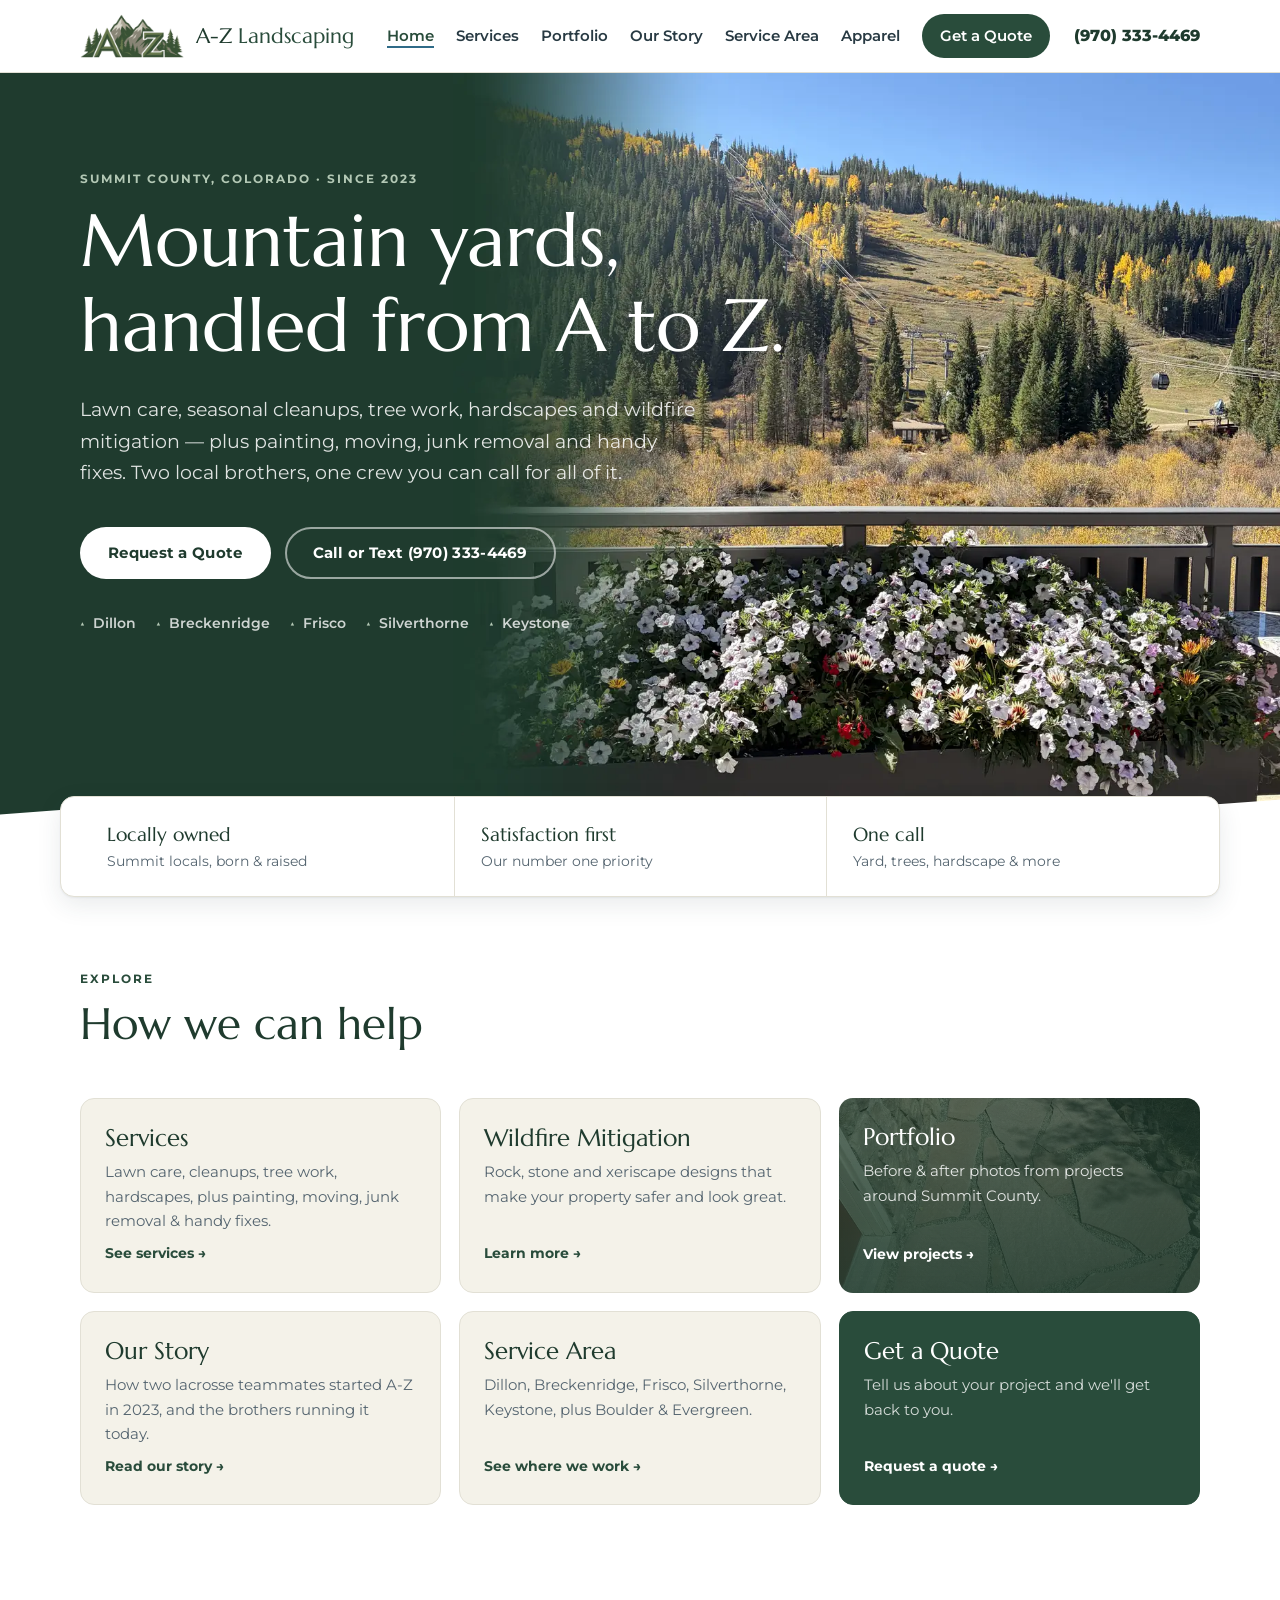
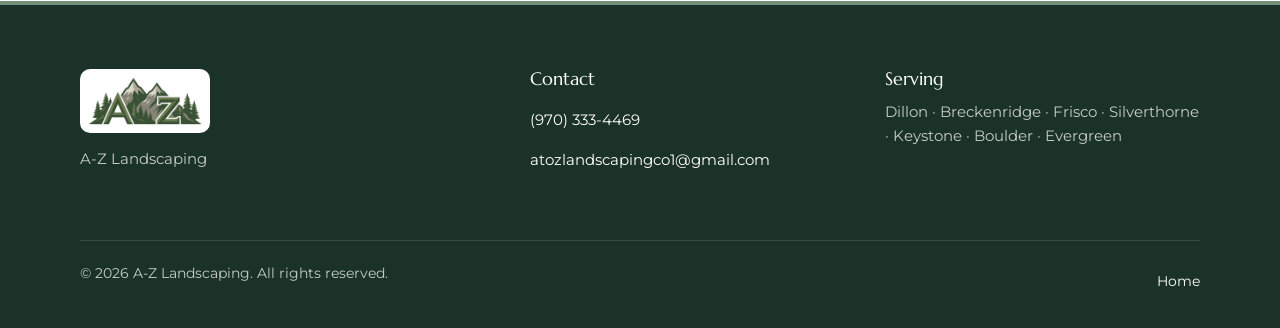
<file: public/index.html>
<!doctype html>
<html lang="en">
<head>
  <meta charset="utf-8">
  <meta name="viewport" content="width=device-width, initial-scale=1">
  <title>A-Z Landscaping | Summit County, CO Landscaping, Tree Work &amp; Wildfire Mitigation</title>
  <meta name="description" content="A-Z Landscaping is a locally owned landscaping company serving Dillon, Breckenridge, Frisco, Silverthorne and Keystone. Lawn care, cleanups, tree work, xeriscaping, flagstone patios, wildfire mitigation and more. Call (970) 333-4469.">
  <meta name="theme-color" content="#1f3b2e">
  <link rel="icon" type="image/png" href="assets/favicon.png">
  <link rel="apple-touch-icon" href="assets/apple-touch-icon.png">

  <meta property="og:title" content="A-Z Landscaping | Summit County, Colorado">
  <meta property="og:description" content="Lawn care, cleanups, tree work, hardscapes and wildfire mitigation from a local Summit County crew. Call (970) 333-4469.">
  <meta property="og:image" content="assets/logo-full.png">
  <meta property="og:type" content="website">

  <link rel="preconnect" href="https://fonts.googleapis.com">
  <link rel="preconnect" href="https://fonts.gstatic.com" crossorigin>
  <link href="https://fonts.googleapis.com/css2?family=Marcellus&family=Montserrat:wght@400;500;600;700;800&display=swap" rel="stylesheet">
  <link rel="stylesheet" href="styles.css?v=20261118c">

  <script type="application/ld+json">
  {
    "@context": "https://schema.org",
    "@type": "LandscapingBusiness",
    "name": "A-Z Landscaping",
    "telephone": "+1-970-333-4469",
    "email": "atozlandscapingco1@gmail.com",
    "foundingDate": "2023-05",
    "founder": [{"@type": "Person", "name": "Aidan Collins"}, {"@type": "Person", "name": "Zach Carleton"}],
    "address": {"@type": "PostalAddress", "addressLocality": "Dillon", "addressRegion": "CO", "addressCountry": "US"},
    "areaServed": ["Dillon, CO", "Breckenridge, CO", "Frisco, CO", "Silverthorne, CO", "Keystone, CO", "Summit County, CO", "Boulder, CO", "Evergreen, CO"],
    "logo": "assets/logo-full.png"
  }
  </script>
</head>
<body>
  <a class="skip" href="#main">Skip to content</a>

  <header class="site-header" id="top">
    <div class="wrap header-inner">
      <a class="brand" href="#home" aria-label="A-Z Landscaping home">
        <img src="assets/logo-mark.png" alt="" width="104" height="43">
        <span class="brand-text">A-Z <span>Landscaping</span></span>
      </a>
      <nav class="nav" id="nav" aria-label="Main">
        <a href="#home" data-tab="home">Home</a>
        <a href="#services" data-tab="services">Services</a>
        <a href="#work" data-tab="work">Portfolio</a>
        <a href="#about" data-tab="about">Our Story</a>
        <a href="#area" data-tab="area">Service Area</a>
        <a href="#apparel" data-tab="apparel">Apparel</a>
        <a href="#contact" class="nav-cta">Get a Quote</a>
      </nav>
      <a class="header-phone" href="tel:+19703334469">(970) 333-4469</a>
      <button class="menu-btn" aria-expanded="false" aria-controls="nav" aria-label="Open menu">
        <span></span><span></span><span></span>
      </button>
    </div>
    <nav class="tabs" aria-label="Page sections">
      <div class="tabs-track">
        <a href="#home" data-tab="home">Home</a>
        <a href="#services" data-tab="services">Services</a>
        <a href="#work" data-tab="work">Portfolio</a>
        <a href="#about" data-tab="about">Our Story</a>
        <a href="#area" data-tab="area">Service Area</a>
        <a href="#apparel" data-tab="apparel">Apparel</a>
        <a href="#contact" data-tab="contact">Contact</a>
      </div>
    </nav>
  </header>

  <main id="main">
    <!-- HERO -->
    <section class="hero" data-view="home">
      <div class="wrap hero-inner">
        <p class="eyebrow">Summit County, Colorado · Since 2023</p>
        <h1>Mountain yards,<br>handled from A&nbsp;to&nbsp;Z.</h1>
        <p class="lead">Lawn care, seasonal cleanups, tree work, hardscapes and wildfire mitigation — plus painting, moving, junk removal and handy fixes. Two local brothers, one crew you can call for all of it.</p>
        <div class="hero-actions">
          <a class="btn btn-light" href="#contact">Request a Quote</a>
          <a class="btn btn-ghost" href="tel:+19703334469">Call or Text (970) 333-4469</a>
        </div>
        <ul class="hero-towns" aria-label="Towns we serve">
          <li>Dillon</li><li>Breckenridge</li><li>Frisco</li><li>Silverthorne</li><li>Keystone</li>
        </ul>
      </div>
      <svg class="ridge" viewBox="0 0 1440 320" preserveAspectRatio="none" aria-hidden="true">
        <path class="r1" d="M0 190 L120 120 L210 165 L330 70 L430 150 L520 105 L640 175 L760 60 L880 150 L990 95 L1110 170 L1230 85 L1340 140 L1440 110 V320 H0Z"/>
        <path class="r2" d="M0 240 L90 205 L170 230 L260 180 L360 225 L470 190 L560 235 L690 175 L800 230 L910 195 L1030 240 L1150 185 L1260 225 L1360 195 L1440 215 V320 H0Z"/>
        <g class="trees">
          <path d="M60 300 l22-70 22 70z M96 300 l16-52 16 52z M1300 300 l22-74 22 74z M1338 300 l15-50 15 50z M1376 300 l18-60 18 60z M180 300 l14-44 14 44z"/>
        </g>
        <path class="r3" d="M0 290 Q360 255 720 280 T1440 270 V320 H0Z"/>
      </svg>
    </section>

    <!-- QUICK STRIP -->
    <section class="strip" data-view="home">
      <div class="wrap strip-inner">
        <div><strong>Locally owned</strong><span>Summit locals, born &amp; raised</span></div>
        <div><strong>Satisfaction first</strong><span>Our number one priority</span></div>
        <div><strong>One call</strong><span>Yard, trees, hardscape &amp; more</span></div>
      </div>
    </section>

    <!-- HOME: quick links to each page -->
    <section class="section home-links" data-view="home">
      <div class="wrap">
        <div class="section-head">
          <p class="eyebrow">Explore</p>
          <h2>How we can help</h2>
        </div>
        <div class="tiles">
          <a class="tile" href="#services">
            <span class="tile-title">Services</span>
            <span class="tile-sub">Lawn care, cleanups, tree work, hardscapes, plus painting, moving, junk removal &amp; handy fixes.</span>
            <span class="tile-go">See services →</span>
          </a>
          <a class="tile" href="#wildfire">
            <span class="tile-title">Wildfire Mitigation</span>
            <span class="tile-sub">Rock, stone and xeriscape designs that make your property safer and look great.</span>
            <span class="tile-go">Learn more →</span>
          </a>
          <a class="tile tile-photo" href="#work" style="--img: url('assets/work/08-stone-wall-walk-after.webp')">
            <span class="tile-title">Portfolio</span>
            <span class="tile-sub">Before &amp; after photos from projects around Summit County.</span>
            <span class="tile-go">View projects →</span>
          </a>
          <a class="tile" href="#about">
            <span class="tile-title">Our Story</span>
            <span class="tile-sub">How two lacrosse teammates started A-Z in 2023, and the brothers running it today.</span>
            <span class="tile-go">Read our story →</span>
          </a>
          <a class="tile" href="#area">
            <span class="tile-title">Service Area</span>
            <span class="tile-sub">Dillon, Breckenridge, Frisco, Silverthorne, Keystone, plus Boulder &amp; Evergreen.</span>
            <span class="tile-go">See where we work →</span>
          </a>
          <a class="tile tile-cta" href="#contact">
            <span class="tile-title">Get a Quote</span>
            <span class="tile-sub">Tell us about your project and we'll get back to you.</span>
            <span class="tile-go">Request a quote →</span>
          </a>
        </div>
      </div>
    </section>

    <!-- SERVICES -->
    <section data-view="services" class="section" id="services">
      <div class="wrap">
        <div class="section-head">
          <p class="eyebrow">What we do</p>
          <h1 class="page-title">Services</h1>
          <p>From weekly mowing to full patio builds, we keep mountain properties clean, healthy and ready for every season, including <a href="#wildfire">wildfire mitigation</a>.</p>
        </div>

        <div class="cards">
          <article class="card">
            <div class="icon" aria-hidden="true">
              <svg viewBox="0 0 48 48"><path d="M6 38h36M10 38c2-8 4-12 4-20M18 38c1-6 2-10 1-16M26 38c0-6 1-11 3-16M34 38c0-5 2-9 5-13"/></svg>
            </div>
            <h2 class="card-title">Lawn Care</h2>
            <ul>
              <li>Mowing &amp; weed whacking</li>
              <li>Aeration</li>
              <li>Grass seed &amp; overseeding</li>
              <li>Fertilizing</li>
            </ul>
          </article>

          <article class="card">
            <div class="icon" aria-hidden="true">
              <svg viewBox="0 0 48 48"><path d="M24 6c8 6 12 13 12 20a12 12 0 0 1-24 0c0-7 4-14 12-20zM24 14v28M24 26l-6-5M24 32l6-5"/></svg>
            </div>
            <h2 class="card-title">Spring &amp; Fall Cleanups</h2>
            <ul>
              <li>Raking leaves &amp; debris</li>
              <li>Bed cleanup</li>
              <li>Pruning shrubs &amp; plants</li>
              <li>Haul-away of yard waste</li>
            </ul>
          </article>

          <article class="card">
            <div class="icon" aria-hidden="true">
              <svg viewBox="0 0 48 48"><path d="M24 4l10 14h-5l8 11h-6l7 9H10l7-9h-6l8-11h-5zM24 38v6"/></svg>
            </div>
            <h2 class="card-title">Arborist &amp; Tree Work</h2>
            <ul>
              <li>Tree felling &amp; removal</li>
              <li>Bucking downed trees</li>
              <li>Limbing &amp; cleanup</li>
              <li>Slash &amp; debris removal</li>
            </ul>
          </article>

          <article class="card">
            <div class="icon" aria-hidden="true">
              <svg viewBox="0 0 48 48"><path d="M6 40h36M8 40l4-8h10l-3 8M24 40l3-8h12l3 8M14 32l3-7h14l3 7M19 25l2-6h8l2 6"/></svg>
            </div>
            <h2 class="card-title">Hardscapes &amp; Design</h2>
            <ul>
              <li>Flagstone patios</li>
              <li>Flagstone stairs &amp; paths</li>
              <li>Landscape rock projects</li>
              <li>Xeriscape design</li>
            </ul>
          </article>
        </div>

        <div class="beyond">
          <div class="beyond-copy">
            <p class="eyebrow">Beyond the yard</p>
            <h2 class="beyond-title">The same crew for the jobs around the house.</h2>
            <p>Already working with us outside? We can take care of these too, so you're not tracking down another contractor.</p>
          </div>
          <ul class="beyond-list">
            <li><strong>Painting</strong><span>Fences, decks, trim &amp; more</span></li>
            <li><strong>Moving help</strong><span>Loading, unloading &amp; hauling</span></li>
            <li><strong>Junk removal</strong><span>Garages, sheds &amp; yards cleared out</span></li>
            <li><strong>Handy services</strong><span>Minor fixes &amp; repairs</span></li>
          </ul>
        </div>
      </div>
    </section>

    <!-- WILDFIRE -->
    <section data-view="services" class="section wildfire" id="wildfire">
      <div class="wrap wildfire-inner">
        <div class="wildfire-copy">
          <p class="eyebrow">Our specialty</p>
          <h2>Wildfire mitigation that looks good, too.</h2>
          <p>In the high country, your landscape can either feed a fire or slow it down. We've completed significant hardscape projects built around reducing wildfire risk — swapping out fuel-heavy plantings and mulch for rock, stone and water-wise design that holds up to mountain weather and looks great doing it.</p>
          <a class="btn btn-light" href="#contact">Talk to us about your property</a>
          <a class="resource-link" href="https://www.summitcountyco.gov/services/community_development/csu_extension/forest_health/defensible_space.php" target="_blank" rel="noopener">
            <span class="resource-label">Free resource · Protect Your Property &amp; Free Mitigation Assessment</span>
            <strong>Summit County Defensible Space Guide</strong>
            <span class="resource-sub">How to protect your property, from the county's official site ↗</span>
          </a>
        </div>
        <ol class="zones">
          <li>
            <span class="zone-num">01</span>
            <div>
              <h3>Clear the area next to your home</h3>
              <p>Replace bark mulch and dense plantings near the house with landscape rock, gravel and flagstone.</p>
            </div>
          </li>
          <li>
            <span class="zone-num">02</span>
            <div>
              <h3>Thin and limb trees</h3>
              <p>Remove dead or crowded trees and limb up branches to break the path a fire can climb.</p>
            </div>
          </li>
          <li>
            <span class="zone-num">03</span>
            <div>
              <h3>Go xeriscape</h3>
              <p>Low-water, fire-wise plantings and rock gardens that cut maintenance and watering.</p>
            </div>
          </li>
          <li>
            <span class="zone-num">04</span>
            <div>
              <h3>Haul it all away</h3>
              <p>Slash, logs, needles and debris cleaned up and removed so nothing is left behind.</p>
            </div>
          </li>
        </ol>
      </div>
    </section>

    <!-- PORTFOLIO — projects are listed in main.js (PROJECTS) -->
    <section data-view="work" class="section work" id="work">
      <div class="wrap">
        <div class="section-head">
          <p class="eyebrow">Portfolio</p>
          <h1 class="page-title">Before &amp; after</h1>
          <p>Real projects from around Summit County, designed and built by our crew. Drag the slider on any photo to see the before and after.</p>
        </div>

        <div class="work-feature">
          <div class="feature-video">
            <video id="crew-video" muted loop playsinline preload="none" poster="assets/work/crew-at-work-poster.webp" aria-label="A-Z Landscaping crew at work: flagstone patios, retaining walls and yard projects">
              <source src="assets/work/crew-at-work.mp4" type="video/mp4">
            </video>
            <div class="video-controls">
              <button type="button" class="vbtn" data-action="play" aria-label="Pause video">
                <svg class="i-pause" viewBox="0 0 24 24" aria-hidden="true"><path d="M7 5h3v14H7zM14 5h3v14h-3z"/></svg>
                <svg class="i-play" viewBox="0 0 24 24" aria-hidden="true"><path d="M8 5l11 7-11 7z"/></svg>
              </button>
              <button type="button" class="vbtn vbtn-sound" data-action="sound" aria-label="Turn sound on">
                <svg class="i-muted" viewBox="0 0 24 24" aria-hidden="true"><path d="M4 9h4l5-4v14l-5-4H4zM16 9l5 6M21 9l-5 6"/></svg>
                <svg class="i-sound" viewBox="0 0 24 24" aria-hidden="true"><path d="M4 9h4l5-4v14l-5-4H4zM16.5 8.5a5 5 0 0 1 0 7M19 6a8.5 8.5 0 0 1 0 12"/></svg>
                <span class="vbtn-label">Sound on</span>
              </button>
            </div>
          </div>
          <div class="feature-copy">
            <span class="feature-tag">Featured Project</span>
            <h2 class="feature-title">See the crew at work</h2>
            <p>From torn-up ground to finished flagstone patios, retaining walls and clean yards: a quick look at recent projects around Summit County.</p>
            <a class="btn btn-light" href="#contact">Start your project</a>
          </div>
        </div>

        <div class="work-grid" id="work-grid"></div>

        <div class="work-cta">
          <p>Have a project like these?</p>
          <a class="btn btn-primary" href="#contact">Request a Quote</a>
        </div>
      </div>
    </section>

    <!-- ABOUT -->
    <section data-view="about" class="section about" id="about">
      <div class="wrap about-inner">
        <div class="about-logo">
          <img src="assets/logo-full.png" alt="A-Z Landscaping logo" width="450" height="246" loading="lazy">
        </div>
        <div>
          <p class="eyebrow">Our story</p>
          <h1 class="page-title">From the lacrosse field to your backyard.</h1>
          <p>A-Z Landscaping was founded by two lifelong friends, <strong>Aidan Collins and Zach Carleton</strong>. The name comes from more than just their first initials. It dates back to 5th grade lacrosse, when teammates dubbed the pair &ldquo;the A-Z Show.&rdquo; The determination and work ethic they built on the field started at a young age and has carried into everything since.</p>
          <p>In the summer of 2023, fresh out of their freshman year of college, Aidan and Zach turned that drive into a landscaping company of their own. Today, Zach is studying at Colorado State University, while Aidan runs A-Z in Summit County alongside his brother, <strong>Brendan Collins</strong>.</p>
          <p>Working side by side has only made Aidan and Brendan's brotherly bond stronger, and A-Z continues to grow on the same determination and hard work it started with. Along the way, the business has been fortunate to have countless helping hands.</p>
          <p>When you hire A-Z, customer satisfaction is our number one priority. From the first call to the final cleanup, we treat every property like our own.</p>
          <p class="about-contact">To discuss your project with the gentlemen of A-Z, call or text <a href="tel:+19703334469">(970) 333-4469</a> or <a href="#contact">request a quote</a>.</p>
        </div>
      </div>
    </section>

    <!-- SERVICE AREA -->
    <section data-view="area" class="section area" id="area">
      <div class="wrap">
        <div class="section-head">
          <p class="eyebrow">Where we work</p>
          <h1 class="page-title">Service Area</h1>
          <p>We're based in Summit County and work across the whole county. We also take on select projects on the Front Range.</p>
        </div>
        <div class="area-grid">
          <div class="area-card primary">
            <h2 class="area-card-title">Summit County</h2>
            <ul>
              <li>Dillon</li>
              <li>Breckenridge</li>
              <li>Frisco</li>
              <li>Silverthorne</li>
              <li>Keystone</li>
            </ul>
          </div>
          <div class="area-card">
            <h2 class="area-card-title">Front Range</h2>
            <ul>
              <li>Boulder</li>
              <li>Evergreen</li>
            </ul>
            <p class="small">Select projects — call to check availability.</p>
          </div>
        </div>
      </div>
    </section>

    <!-- APPAREL -->
    <section data-view="apparel" class="section apparel" id="apparel">
      <div class="wrap">
        <div class="section-head">
          <p class="eyebrow">Apparel</p>
          <h1 class="page-title">A-Z Gear</h1>
          <p>Rep the crew. Our custom logo tees are available to order. Send us your size and we'll text you to confirm payment and delivery.</p>
        </div>

        <div class="apparel-inner">
          <div class="product">
            <div class="product-photos">
              <figure>
                <img src="assets/apparel/tee-back.webp" alt="Back of the A-Z Landscaping tee: full-color art of the A-Z mountain, a winding creek and skeleton landscapers, with LANDSCAPING, Summit County, CO" width="720" height="1070" loading="lazy">
                <figcaption>Back</figcaption>
              </figure>
              <figure>
                <img src="assets/apparel/tee-front.webp" alt="Front pocket of the A-Z Landscaping tee: a dancing bear in an A-Z bandana pushing a lawn mower and carrying a pickaxe" width="720" height="1070" loading="lazy">
                <figcaption>Front pocket</figcaption>
              </figure>
            </div>
            <div class="product-info">
              <h2 class="product-title">A-Z Landscaping Pocket Tee</h2>
              <p class="product-sub">Cream pocket tee with our dancing bear on the front pocket and full-color A-Z mountain art across the back. Pricing coming soon.</p>
              <ul class="product-sizes" aria-label="Available sizes">
                <li>S</li><li>M</li><li>L</li><li>XL</li>
              </ul>
            </div>
          </div>

          <form class="quote-form apparel-form" id="apparel-form" action="https://formsubmit.co/atozlandscapingco1@gmail.com" method="POST">
            <input type="hidden" name="_subject" value="New apparel order from the A-Z Landscaping website">
            <input type="hidden" name="_template" value="table">
            <input type="hidden" name="_next" value="">
            <input type="text" name="_honey" class="hp" tabindex="-1" autocomplete="off" aria-hidden="true">
            <h2 class="form-title">Order a shirt</h2>
            <div class="row">
              <label>Name<input type="text" name="name" required autocomplete="name"></label>
              <label>Phone<input type="tel" name="phone" required autocomplete="tel"></label>
            </div>
            <label>Email<input type="email" name="email" autocomplete="email"></label>
            <div class="row">
              <label>Size
                <select name="size" required>
                  <option value="">Choose one</option>
                  <option>S</option><option>M</option><option>L</option><option>XL</option>
                </select>
              </label>
              <label>Quantity
                <select name="quantity" required>
                  <option>1</option><option>2</option><option>3</option><option>4</option><option>5</option><option>6+</option>
                </select>
              </label>
            </div>
            <label>Anything else?<textarea name="message" rows="3" placeholder="Mixed sizes, color preference, pickup or delivery…"></textarea></label>
            <button class="btn btn-primary btn-block" type="submit">Send Order Request</button>
            <p class="small form-note">No payment now. We'll text you to confirm the total and how to pay.</p>
          </form>
        </div>
      </div>
    </section>

    <!-- CONTACT -->
    <section data-view="contact" class="section contact" id="contact">
      <div class="wrap contact-inner">
        <div class="contact-copy">
          <p class="eyebrow">Get in touch</p>
          <h1 class="page-title">Request a quote</h1>
          <p>Tell us a little about the job and we'll get back to you. Prefer to talk? Call or text anytime.</p>
          <a class="contact-line" href="tel:+19703334469">
            <svg viewBox="0 0 24 24" aria-hidden="true"><path d="M5 3h4l2 5-2.5 1.5a11 11 0 0 0 6 6L16 13l5 2v4a2 2 0 0 1-2 2A16 16 0 0 1 3 5a2 2 0 0 1 2-2"/></svg>
            (970) 333-4469
          </a>
          <a class="contact-line" href="mailto:atozlandscapingco1@gmail.com">
            <svg viewBox="0 0 24 24" aria-hidden="true"><path d="M3 6h18v12H3zM3 6l9 7 9-7"/></svg>
            atozlandscapingco1@gmail.com
          </a>
        </div>

        <form class="quote-form" id="quote-form" action="https://formsubmit.co/atozlandscapingco1@gmail.com" method="POST">
          <input type="hidden" name="_subject" value="New quote request from the A-Z Landscaping website">
          <input type="hidden" name="_template" value="table">
          <input type="hidden" name="_next" value="">
          <input type="hidden" name="Services requested" value="">
          <input type="text" name="_honey" class="hp" tabindex="-1" autocomplete="off" aria-hidden="true">

          <div class="row">
            <label>Name<input type="text" name="name" required autocomplete="name"></label>
            <label>Phone<input type="tel" name="phone" required autocomplete="tel"></label>
          </div>
          <div class="row">
            <label>Email<input type="email" name="email" autocomplete="email"></label>
            <label>Town
              <select name="town" required>
                <option value="">Choose one</option>
                <option>Dillon</option>
                <option>Breckenridge</option>
                <option>Frisco</option>
                <option>Silverthorne</option>
                <option>Keystone</option>
                <option>Elsewhere in Summit County</option>
                <option>Boulder</option>
                <option>Evergreen</option>
                <option>Other</option>
              </select>
            </label>
          </div>

          <fieldset>
            <legend>What do you need? <span>(pick any)</span></legend>
            <div class="checks">
              <label><input type="checkbox" name="services" value="Lawn care"> Lawn care</label>
              <label><input type="checkbox" name="services" value="Spring/fall cleanup"> Spring / fall cleanup</label>
              <label><input type="checkbox" name="services" value="Tree work"> Tree work</label>
              <label><input type="checkbox" name="services" value="Wildfire mitigation"> Wildfire mitigation</label>
              <label><input type="checkbox" name="services" value="Hardscape / patio / rock"> Hardscape / patio / rock</label>
              <label><input type="checkbox" name="services" value="Xeriscaping"> Xeriscaping</label>
              <label><input type="checkbox" name="services" value="Painting"> Painting</label>
              <label><input type="checkbox" name="services" value="Moving / junk removal"> Moving / junk removal</label>
              <label><input type="checkbox" name="services" value="Handy services"> Handy services</label>
            </div>
          </fieldset>

          <label>Tell us about the job<textarea name="message" rows="4" placeholder="Property size, what you'd like done, timing…"></textarea></label>

          <button class="btn btn-primary btn-block" type="submit">Send Request</button>
          <p class="small form-note">We'll only use your info to reply about your project.</p>
        </form>
      </div>
    </section>
  </main>

  <footer class="site-footer">
    <div class="wrap footer-inner">
      <div class="footer-brand">
        <img src="assets/logo-mark.png" alt="" width="130" height="54" loading="lazy">
        <p>A-Z Landscaping</p>
      </div>
      <div>
        <h2 class="footer-title">Contact</h2>
        <p><a href="tel:+19703334469">(970) 333-4469</a><br><a href="mailto:atozlandscapingco1@gmail.com">atozlandscapingco1@gmail.com</a></p>
      </div>
      <div>
        <h2 class="footer-title">Serving</h2>
        <p>Dillon · Breckenridge · Frisco · Silverthorne · Keystone · Boulder · Evergreen</p>
      </div>
    </div>
    <div class="wrap footer-bottom">
      <span>© <span id="year">2026</span> A-Z Landscaping. All rights reserved.</span>
      <a href="#home">Home</a>
    </div>
  </footer>

  <aside aria-label="Quick contact">
    <a class="mobile-call" href="tel:+19703334469">Call or Text (970) 333-4469</a>
  </aside>

  <script src="main.js?v=20261118c"></script>
</body>
</html>
</file>
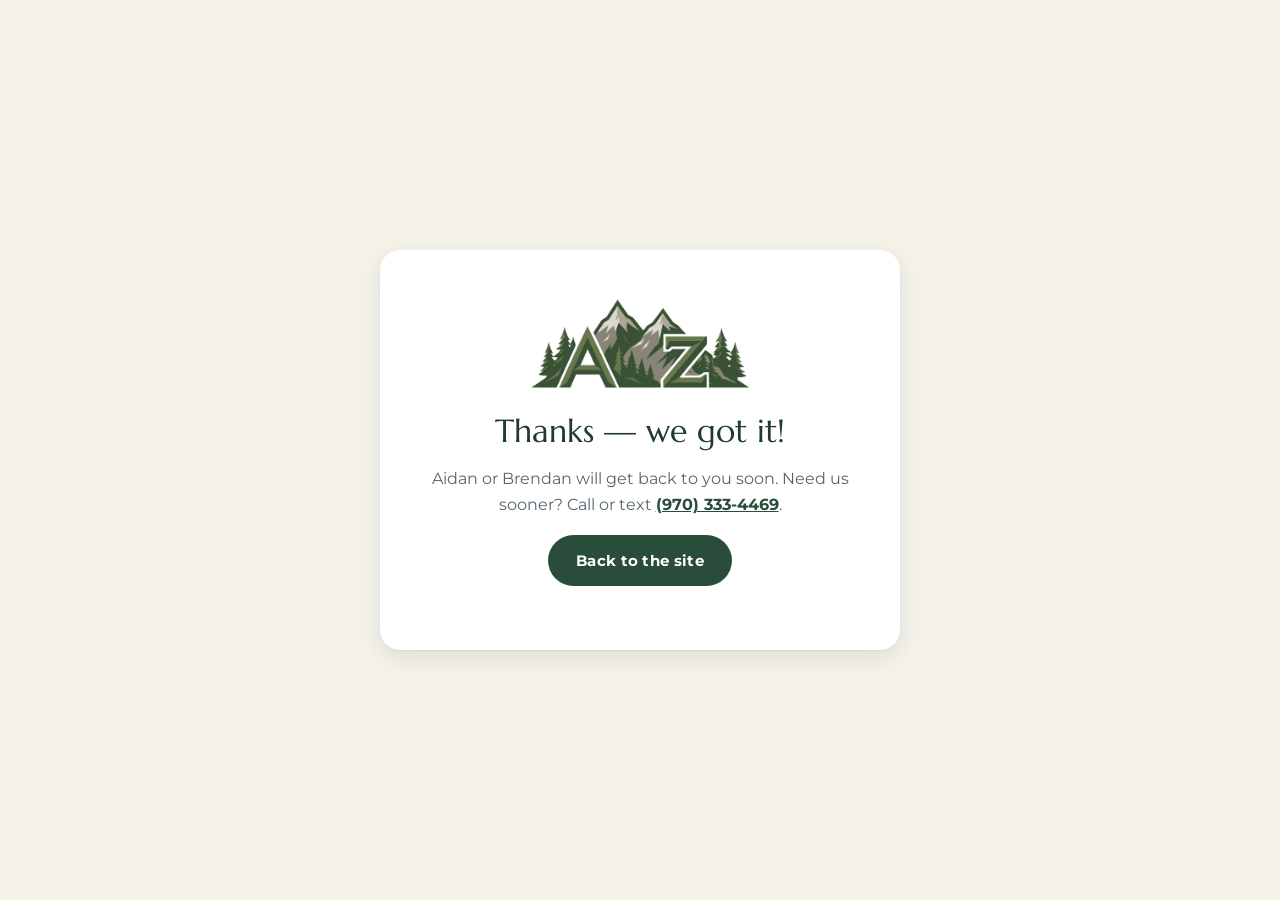
<file: public/thanks.html>
<!doctype html>
<html lang="en">
<head>
  <meta charset="utf-8">
  <meta name="viewport" content="width=device-width, initial-scale=1">
  <title>Thanks! | A-Z Landscaping</title>
  <meta name="robots" content="noindex">
  <link rel="icon" type="image/png" href="assets/favicon.png">
  <link rel="preconnect" href="https://fonts.googleapis.com">
  <link rel="preconnect" href="https://fonts.gstatic.com" crossorigin>
  <link href="https://fonts.googleapis.com/css2?family=Marcellus&family=Montserrat:wght@400;500;600;700;800&display=swap" rel="stylesheet">
  <link rel="stylesheet" href="styles.css?v=20261118c">
  <style>
    .thanks { min-height: 100vh; display: grid; place-items: center; text-align: center; padding: 40px 16px; background: var(--snow); }
    .thanks-box { max-width: 520px; background: #fff; border-radius: 20px; padding: 48px 32px; box-shadow: var(--shadow); }
    .thanks-box img { width: 220px; margin: 0 auto 24px; }
    .thanks-box p { color: var(--muted); }
  </style>
</head>
<body>
  <main class="thanks">
    <div class="thanks-box">
      <img src="assets/logo-mark.png" alt="A-Z Landscaping">
      <h1>Thanks — we got it!</h1>
      <p>Aidan or Brendan will get back to you soon. Need us sooner? Call or text <a href="tel:+19703334469"><strong>(970) 333-4469</strong></a>.</p>
      <p><a class="btn btn-primary" href="index.html">Back to the site</a></p>
    </div>
  </main>
</body>
</html>
</file>
<file: public/styles.css>
/* ==========================================================
   A-Z Landscaping — site styles
   Brand colors are pulled from the company logo.
   ========================================================== */
:root {
  /* Brand palette (from the marketing studio)
     Spruce Green #294c3b · Aspen Leaf #77927a · Limestone #f4f2e9 · Lake Blue #2f6b88 · Deep Slate #283a43 */
  --forest: #294c3b;      /* Spruce Green: buttons, brand color, green sections */
  --forest-deep: #1f3b2e; /* deep Spruce Green: headings and dark sections */
  --slate: #283a43;       /* Deep Slate */
  --moss: #2f6b88;        /* Lake Blue: small accent text, links, highlights */
  --moss-light: #b3c8b5;  /* light Aspen Leaf tint: accent text on dark backgrounds */
  --aspen: #77927a;       /* Aspen Leaf: decorative accents only (too light for small text) */
  --stone: #77927a;
  --mist: #b3c8b5;
  --snow: #f4f2e9;        /* Limestone: light section backgrounds */
  --paper: #ffffff;
  --ink: #283a43;         /* Deep Slate body text */
  --muted: #556570;
  --line: #e2e0d5;

  --display: "Marcellus", Georgia, serif;
  --body: "Montserrat", system-ui, -apple-system, "Segoe UI", sans-serif;

  --radius: 14px;
  --shadow: 0 1px 2px rgba(40, 58, 67, .06), 0 8px 24px rgba(40, 58, 67, .10);
  --wrap: 1160px;
}

[hidden] { display: none !important; }
*, *::before, *::after { box-sizing: border-box; }
html { scroll-behavior: smooth; scroll-padding-top: 84px; }
body {
  margin: 0;
  font-family: var(--body);
  font-size: 16px;
  line-height: 1.65;
  color: var(--ink);
  background: var(--paper);
  -webkit-font-smoothing: antialiased;
}
img { max-width: 100%; height: auto; display: block; }
a { color: var(--forest); }
h1, h2, h3 { font-family: var(--display); font-weight: 400; line-height: 1.15; margin: 0 0 .5em; color: var(--forest-deep); }
h2 { font-size: clamp(2rem, 4vw, 2.75rem); }
h3 { font-size: 1.35rem; }
.page-title { font-size: clamp(2rem, 4vw, 2.75rem); }
.card-title { font-size: 1.35rem; }
.card .card-title { color: #fff; }
.footer-title { font-size: 1.1rem; }
p { margin: 0 0 1em; }

.wrap { max-width: var(--wrap); margin: 0 auto; padding: 0 20px; }
.skip { position: absolute; left: -999px; top: 8px; background: var(--forest); color: #fff; padding: 8px 14px; border-radius: 8px; z-index: 100; }
.skip:focus { left: 8px; }
.eyebrow { font-size: .78rem; font-weight: 700; letter-spacing: .16em; text-transform: uppercase; color: var(--forest); margin-bottom: .75em; }
.small { font-size: .85rem; color: var(--muted); }

/* ---------- Buttons ---------- */
.btn {
  display: inline-flex; align-items: center; justify-content: center;
  font: 700 .95rem/1 var(--body); letter-spacing: .02em;
  padding: 16px 26px; border-radius: 999px; text-decoration: none;
  border: 2px solid transparent; cursor: pointer;
  transition: transform .15s ease, background .15s ease, color .15s ease, border-color .15s ease;
}
.btn:hover { transform: translateY(-1px); }
.btn-primary { background: var(--forest); color: #fff; }
.btn-primary:hover { background: var(--forest-deep); }
.btn-ghost { background: transparent; color: #fff; border-color: rgba(255,255,255,.55); }
.btn-ghost:hover { border-color: #fff; background: rgba(255,255,255,.08); }
.btn-light { background: #fff; color: var(--forest-deep); }
.btn-light:hover { background: var(--snow); }
.btn-block { width: 100%; }

/* ---------- Header ---------- */
.site-header {
  position: sticky; top: 0; z-index: 50;
  background: rgba(255,255,255,.94);
  backdrop-filter: saturate(140%) blur(8px);
  border-bottom: 1px solid var(--line);
}
.header-inner { display: flex; align-items: center; gap: 24px; height: 72px; }
.brand { display: flex; align-items: center; gap: 12px; text-decoration: none; margin-right: auto; }
.brand img { width: 104px; }
.brand-text { font-family: var(--display); font-size: 1.3rem; color: var(--forest-deep); white-space: nowrap; }
.brand-text span { color: var(--forest); }
.nav { display: flex; align-items: center; gap: 22px; }
.nav a { white-space: nowrap; }
.nav a { color: var(--ink); text-decoration: none; font-weight: 600; font-size: .92rem; }
.nav a:hover, .nav a.active { color: var(--forest); }
.nav a.active:not(.nav-cta) { box-shadow: inset 0 -2px 0 var(--moss); }
.nav .nav-cta { background: var(--forest); color: #fff; padding: 10px 18px; border-radius: 999px; }
.nav .nav-cta:hover { background: var(--forest-deep); color: #fff; }
.header-phone { font-weight: 800; color: var(--forest-deep); text-decoration: none; white-space: nowrap; }
.menu-btn { display: none; background: none; border: 0; width: 44px; height: 44px; padding: 10px; cursor: pointer; }
.menu-btn span { display: block; height: 2px; background: var(--forest-deep); margin: 5px 0; border-radius: 2px; transition: transform .2s, opacity .2s; }
.menu-btn[aria-expanded="true"] span:nth-child(1) { transform: translateY(7px) rotate(45deg); }
.menu-btn[aria-expanded="true"] span:nth-child(2) { opacity: 0; }
.menu-btn[aria-expanded="true"] span:nth-child(3) { transform: translateY(-7px) rotate(-45deg); }


/* Section tabs (shown on tablets and phones, where the header links collapse into the menu) */
.tabs { display: none; border-top: 1px solid var(--line); }
.tabs-track { display: flex; gap: 4px; overflow-x: auto; scrollbar-width: none; padding: 0 12px; -webkit-overflow-scrolling: touch; }
.tabs-track::-webkit-scrollbar { display: none; }
.tabs a {
  flex: none; padding: 12px 12px 10px; font-weight: 600; font-size: .88rem; color: var(--muted);
  text-decoration: none; white-space: nowrap; border-bottom: 3px solid transparent;
}
.tabs a:hover { color: var(--forest-deep); }
.tabs a.active { color: var(--forest-deep); border-bottom-color: var(--forest); }

/* ---------- Hero ---------- */
.hero {
  position: relative; overflow: hidden; color: #fff;
  background:
    url("assets/hero-home.webp") right center / auto 100% no-repeat,
    var(--forest-deep);
  padding: 96px 0 200px;
}
/* Tablet widths: the photo reaches behind the text, so darken its left side */
@media (min-width: 641px) and (max-width: 1240px) {
  .hero {
    background:
      linear-gradient(90deg, rgba(31,59,46,.95) 0%, rgba(31,59,46,.88) 45%, rgba(31,59,46,.4) 75%, rgba(31,59,46,0) 100%),
      url("assets/hero-home.webp") right center / auto 100% no-repeat,
      var(--forest-deep);
  }
}
/* Only the white curve at the bottom of the hero is kept now that the hero is a real photo */
.ridge .r1, .ridge .r2, .ridge .trees { display: none; }
.hero-inner { position: relative; z-index: 2; max-width: 820px; margin-left: max(20px, calc((100% - var(--wrap)) / 2 + 20px)); padding: 0; }
.hero .eyebrow { color: var(--moss-light); }
.hero h1 { color: #fff; font-size: clamp(2.6rem, 6.4vw, 4.6rem); margin-bottom: .35em; }
.hero .lead { font-size: clamp(1.02rem, 1.6vw, 1.2rem); color: rgba(255,255,255,.86); max-width: 620px; margin-bottom: 2em; }
.hero-actions { display: flex; flex-wrap: wrap; gap: 14px; }
.hero-towns { list-style: none; padding: 0; margin: 2.4em 0 0; display: flex; flex-wrap: wrap; gap: 8px 20px; font-weight: 600; font-size: .88rem; color: rgba(255,255,255,.78); }
.hero-towns li::before { content: "▲"; font-size: .6em; color: var(--mist); margin-right: 8px; vertical-align: 2px; }
.ridge { position: absolute; left: 0; right: 0; bottom: -1px; width: 100%; height: 240px; z-index: 1; }
.ridge .r1 { fill: var(--stone); opacity: .55; }
.ridge .r2 { fill: var(--forest-deep); opacity: .75; }
.ridge .trees { fill: var(--forest-deep); }
.ridge .r3 { fill: #fff; }

/* ---------- Strip ---------- */
.strip { background: #fff; }
.strip-inner {
  display: grid; grid-template-columns: repeat(3, 1fr); gap: 0;
  border: 1px solid var(--line); border-radius: var(--radius); box-shadow: var(--shadow);
  margin-top: -40px; position: relative; z-index: 3; background: #fff;
}
.strip-inner > div { padding: 22px 26px; display: flex; flex-direction: column; }
.strip-inner > div + div { border-left: 1px solid var(--line); }
.strip strong { font-family: var(--display); font-weight: 400; font-size: 1.2rem; color: var(--forest-deep); }
.strip span { color: var(--muted); font-size: .9rem; }

/* ---------- Sections ---------- */
.section { padding: 96px 0; }
.section-head { max-width: 640px; margin-bottom: 48px; }
.section-head p:last-child { color: var(--muted); font-size: 1.05rem; }

/* Service cards */
.cards { display: grid; grid-template-columns: repeat(4, 1fr); gap: 20px; }
.card {
  background: var(--slate); border: 1px solid var(--slate); border-radius: var(--radius);
  padding: 28px 24px; transition: transform .2s ease, box-shadow .2s ease;
}
.card:hover { transform: translateY(-3px); box-shadow: 0 10px 28px rgba(40,58,67,.28); }
.card .icon { width: 52px; height: 52px; border-radius: 12px; background: rgba(255,255,255,.1); display: grid; place-items: center; margin-bottom: 18px; }
.card .icon svg { width: 30px; height: 30px; fill: none; stroke: var(--moss-light); stroke-width: 2.4; stroke-linecap: round; stroke-linejoin: round; }
.card ul { list-style: none; padding: 0; margin: 0; }
.card li { padding: 7px 0; border-top: 1px solid rgba(255,255,255,.14); color: rgba(255,255,255,.82); font-size: .93rem; }
.card li:first-child { border-top: 0; }

.beyond {
  margin-top: 28px; display: grid; grid-template-columns: 1fr 1.3fr; gap: 40px; align-items: center;
  background: var(--snow); border-radius: var(--radius); padding: 40px;
}
.beyond .beyond-title { font-size: 1.6rem; }
.beyond-copy p:last-child { color: var(--muted); margin: 0; }
.beyond-list { list-style: none; padding: 0; margin: 0; display: grid; grid-template-columns: 1fr 1fr; gap: 14px; }
.beyond-list li { background: #fff; border-radius: 12px; padding: 18px 20px; display: flex; flex-direction: column; border-left: 4px solid var(--aspen); }
.beyond-list strong { color: var(--forest-deep); }
.beyond-list span { color: var(--muted); font-size: .88rem; }

/* Wildfire */
.wildfire { background: var(--forest); color: rgba(255,255,255,.86); position: relative; overflow: hidden; }
.wildfire::before {
  content: ""; position: absolute; inset: auto -10% -40% auto; width: 620px; height: 620px;
  background: radial-gradient(circle, rgba(119,146,122,.45), transparent 65%); pointer-events: none;
}
.wildfire-inner { display: grid; grid-template-columns: 1fr 1fr; gap: 56px; align-items: start; position: relative; }
.wildfire h2, .wildfire h3 { color: #fff; }
.wildfire .eyebrow { color: var(--moss-light); }
.wildfire-copy p { font-size: 1.05rem; margin-bottom: 1.8em; }
.resource-link {
  display: flex; flex-direction: column; gap: 2px; margin-top: 28px; max-width: 460px;
  padding: 16px 20px; border-radius: var(--radius); text-decoration: none;
  background: rgba(255,255,255,.06); border: 1px solid rgba(255,255,255,.18); border-left: 4px solid var(--moss-light);
  transition: background .15s ease, border-color .15s ease;
}
.resource-link:hover { background: rgba(255,255,255,.11); border-color: rgba(255,255,255,.3); border-left-color: var(--moss-light); }
.resource-link strong { color: #fff; font-size: 1.02rem; }
.resource-label { font-size: .7rem; font-weight: 700; letter-spacing: .14em; text-transform: uppercase; color: var(--moss-light); }
.resource-sub { font-size: .86rem; color: rgba(255,255,255,.7); }
.zones { list-style: none; margin: 0; padding: 0; display: grid; gap: 14px; }
.zones li { display: flex; gap: 20px; background: rgba(255,255,255,.05); border: 1px solid rgba(255,255,255,.1); border-radius: var(--radius); padding: 22px 24px; }
.zone-num { font-family: var(--display); font-size: 1.6rem; color: var(--moss-light); line-height: 1; padding-top: 2px; }
.zones h3 { font-size: 1.15rem; margin-bottom: .3em; }
.zones p { margin: 0; font-size: .93rem; color: rgba(255,255,255,.72); }

/* Home page tiles */
.home-links { padding-top: 72px; }
.tiles { display: grid; grid-template-columns: repeat(3, 1fr); gap: 18px; }
.tile {
  position: relative; display: flex; flex-direction: column; gap: 8px; min-height: 190px;
  padding: 26px 24px; border-radius: var(--radius); text-decoration: none; overflow: hidden;
  background: var(--snow); border: 1px solid var(--line); color: var(--ink);
  transition: transform .2s ease, box-shadow .2s ease;
}
.tile:hover { transform: translateY(-3px); box-shadow: var(--shadow); }
.tile-title { font-family: var(--display); font-size: 1.5rem; color: var(--forest-deep); line-height: 1.15; }
.tile-sub { color: var(--muted); font-size: .93rem; flex: 1; }
.tile-go { font-weight: 700; font-size: .9rem; color: var(--forest); }
.tile-photo { background: linear-gradient(180deg, rgba(31,59,46,.72), rgba(31,59,46,.88)), var(--img) center / cover; border: 0; }
.tile-photo .tile-title, .tile-photo .tile-go { color: #fff; }
.tile-photo .tile-sub { color: rgba(255,255,255,.85); }
.tile-cta { background: var(--forest); border-color: var(--forest); }
.tile-cta .tile-title, .tile-cta .tile-go { color: #fff; }
.tile-cta .tile-sub { color: rgba(255,255,255,.8); }

/* Single-page views: give short pages some breathing room above the footer */
main > [data-view]:not([data-view="home"]):not(#services) { min-height: calc(100vh - 72px - 260px); }

/* Portfolio */
.work-feature {
  display: grid; grid-template-columns: minmax(260px, 360px) 1fr; gap: 48px; align-items: center;
  margin: 0 0 40px; padding: 32px; border-radius: 20px; background: var(--forest-deep); color: rgba(255,255,255,.85);
}
.feature-video { position: relative; aspect-ratio: 9 / 16; border-radius: 16px; overflow: hidden; background: #111; box-shadow: 0 12px 32px rgba(0,0,0,.35); }
.feature-video video { width: 100%; height: 100%; object-fit: cover; display: block; }
.video-controls { position: absolute; left: 12px; right: 12px; bottom: 12px; display: flex; justify-content: space-between; gap: 8px; }
.vbtn {
  display: inline-flex; align-items: center; gap: 8px; height: 40px; min-width: 40px; padding: 0 12px; justify-content: center;
  border: 0; border-radius: 999px; cursor: pointer; background: rgba(255,255,255,.92); color: var(--forest-deep);
  font: 700 .82rem var(--body); box-shadow: 0 2px 10px rgba(0,0,0,.25);
}
.vbtn svg { width: 18px; height: 18px; fill: none; stroke: currentColor; stroke-width: 2; stroke-linecap: round; stroke-linejoin: round; }
.vbtn .i-pause, .vbtn .i-play { fill: currentColor; stroke: none; }
.vbtn .i-play, .vbtn .i-sound { display: none; }
.vbtn.is-paused .i-pause { display: none; }
.vbtn.is-paused .i-play { display: block; }
.vbtn-sound.is-on .i-muted { display: none; }
.vbtn-sound.is-on .i-sound { display: block; }
.vbtn:focus-visible { outline: 3px solid var(--moss-light); outline-offset: 2px; }
.feature-tag { display: inline-block; font-size: .7rem; font-weight: 700; letter-spacing: .14em; text-transform: uppercase; color: #fff; background: var(--moss); padding: 5px 10px; border-radius: 6px; margin-bottom: 14px; }
.feature-copy .feature-title { color: #fff; font-size: clamp(1.8rem, 3vw, 2.4rem); }
.feature-copy p { font-size: 1.05rem; margin-bottom: 1.6em; max-width: 460px; }


.work-grid { display: grid; grid-template-columns: repeat(3, 1fr); gap: 24px; }
.project[hidden] { display: none; }
.project-body { padding: 16px 4px 0; }
.project-loc { display: inline-flex; align-items: center; gap: 5px; font-size: .72rem; font-weight: 700; letter-spacing: .12em; text-transform: uppercase; color: var(--moss); }
.project-loc svg { width: 14px; height: 14px; fill: none; stroke: currentColor; stroke-width: 2.2; stroke-linejoin: round; }
.project h3 { font-size: 1.25rem; margin: 4px 0 6px; }
.project p { color: var(--muted); font-size: .93rem; margin: 0; }

.ba { position: relative; aspect-ratio: 3 / 4; border-radius: var(--radius); overflow: hidden; background: var(--snow); user-select: none; }
.ba img { position: absolute; inset: 0; width: 100%; height: 100%; object-fit: cover; }
.ba-tag {
  position: absolute; top: 12px; z-index: 3; font-size: .7rem; font-weight: 800; letter-spacing: .14em; text-transform: uppercase;
  padding: 6px 10px; border-radius: 6px; color: #fff; pointer-events: none;
}
.ba-tag-before { left: 12px; background: rgba(40,58,67,.88); }
.ba-tag-after { right: 12px; background: rgba(41,76,59,.94); }

/* Slider: before photo is revealed on the left of the handle */
.ba-slider .ba-before { clip-path: inset(0 calc(100% - var(--pos)) 0 0); }
.ba-handle { position: absolute; top: 0; bottom: 0; left: var(--pos); width: 3px; margin-left: -1.5px; background: #fff; z-index: 2; pointer-events: none; box-shadow: 0 0 8px rgba(0,0,0,.3); }
.ba-handle span {
  position: absolute; top: 50%; left: 50%; width: 44px; height: 44px; margin: -22px 0 0 -22px; border-radius: 50%;
  background: #fff; box-shadow: 0 2px 10px rgba(0,0,0,.3);
}
.ba-handle span::before, .ba-handle span::after {
  content: ""; position: absolute; top: 50%; width: 0; height: 0; margin-top: -6px; border: 6px solid transparent;
}
.ba-handle span::before { left: 7px; border-right-color: var(--forest); }
.ba-handle span::after { right: 7px; border-left-color: var(--forest); }
.ba-range { position: absolute; inset: 0; width: 100%; height: 100%; margin: 0; opacity: 0; cursor: ew-resize; z-index: 4; -webkit-appearance: none; appearance: none; touch-action: pan-y; }
.ba-range:focus-visible + .ba-handle, .ba-slider:focus-within .ba-handle span { outline: 3px solid var(--moss-light); }

/* Toggle: before shows first, After button fades in the after photo */
.ba-toggle .ba-before { transition: opacity .35s ease; }
.ba-toggle.show-after .ba-before { opacity: 0; }
.ba-toggle .ba-tag { display: none; }
.ba-switch { position: absolute; left: 50%; bottom: 14px; transform: translateX(-50%); z-index: 3; display: flex; background: rgba(255,255,255,.94); border-radius: 999px; padding: 4px; box-shadow: 0 2px 10px rgba(0,0,0,.2); }
.ba-switch button { font: 700 .82rem var(--body); letter-spacing: .04em; border: 0; background: transparent; color: var(--forest-deep); padding: 9px 18px; border-radius: 999px; cursor: pointer; }
.ba-switch button[aria-pressed="true"] { background: var(--forest); color: #fff; }

.work-cta { margin-top: 44px; display: flex; flex-wrap: wrap; align-items: center; justify-content: center; gap: 18px; text-align: center; }
.work-cta p { margin: 0; font-family: var(--display); font-size: 1.4rem; color: var(--forest-deep); }

/* About */
.about { background: var(--snow); }
.about-inner { display: grid; grid-template-columns: .9fr 1.1fr; gap: 64px; align-items: center; }
.about-logo { background: #fff; border-radius: 20px; padding: 40px; box-shadow: var(--shadow); }
.about p { color: var(--muted); font-size: 1.03rem; }
.about strong { color: var(--ink); }
.about-contact { color: var(--forest-deep) !important; font-weight: 600; margin-top: 1.4em; }
.about-contact a { color: var(--forest); white-space: nowrap; }
.about-sign { font-family: var(--display); font-size: 1.2rem; color: var(--forest); margin-top: 1.4em; }

/* Area */
.area-grid { display: grid; grid-template-columns: 1.6fr 1fr; gap: 20px; }
.area-card { border: 1px solid var(--line); border-radius: var(--radius); padding: 32px; }
.area-card-title { font-size: 1.35rem; }
.area-card.primary { background: var(--forest); border-color: var(--forest); }
.area-card.primary .area-card-title { color: #fff; }
.area-card ul { list-style: none; padding: 0; margin: 0 0 8px; display: flex; flex-wrap: wrap; gap: 10px; }
.area-card li { padding: 8px 16px; border-radius: 999px; background: var(--snow); font-weight: 600; font-size: .95rem; color: var(--forest-deep); }
.area-card.primary li { background: rgba(255,255,255,.12); color: #fff; }

/* Apparel */
.apparel-inner { display: grid; grid-template-columns: 1.1fr .9fr; gap: 40px; align-items: start; }
.product { background: var(--snow); border-radius: 20px; overflow: hidden; }
.product-photos { display: grid; grid-template-columns: 1fr 1fr; gap: 10px; padding: 10px; }
.product-photos figure { position: relative; margin: 0; border-radius: 14px; overflow: hidden; background: #ebe8dc; }
.product-photos img { width: 100%; aspect-ratio: 720 / 1070; object-fit: cover; display: block; }
.product-photos figcaption { position: absolute; left: 10px; bottom: 10px; background: rgba(255,255,255,.94); color: var(--forest-deep); font-weight: 700; font-size: .78rem; padding: 5px 10px; border-radius: 999px; }
.product-info { padding: 24px 28px 28px; }
.product-title { font-size: 1.6rem; }
.product-sub { color: var(--muted); }
.product-sizes { list-style: none; margin: 0; padding: 0; display: flex; flex-wrap: wrap; gap: 8px; }
.product-sizes li { min-width: 44px; text-align: center; padding: 8px 12px; border-radius: 10px; background: #fff; border: 1px solid var(--line); font-weight: 700; font-size: .9rem; color: var(--forest-deep); }
.form-title { font-size: 1.4rem; margin: 0; }

/* Contact */
.contact { background: linear-gradient(180deg, #fff, var(--snow)); }
.contact-inner { display: grid; grid-template-columns: .8fr 1.2fr; gap: 56px; align-items: start; }
.contact-copy p { color: var(--muted); font-size: 1.05rem; margin-bottom: 1.8em; }
.contact-line { display: flex; align-items: center; gap: 12px; font-weight: 700; font-size: 1.1rem; color: var(--forest-deep); text-decoration: none; padding: 12px 0; border-top: 1px solid var(--line); word-break: break-all; }
.contact-line svg { width: 22px; height: 22px; flex: none; fill: none; stroke: var(--moss); stroke-width: 2; stroke-linejoin: round; }

.quote-form { background: #fff; border-radius: 20px; padding: 32px; box-shadow: var(--shadow); display: grid; gap: 18px; }
.quote-form .row { display: grid; grid-template-columns: 1fr 1fr; gap: 16px; }
.quote-form label { display: flex; flex-direction: column; gap: 6px; font-weight: 600; font-size: .88rem; color: var(--forest-deep); }
.quote-form input[type="text"], .quote-form input[type="tel"], .quote-form input[type="email"], .quote-form select, .quote-form textarea {
  font: 500 1rem var(--body); color: var(--ink);
  border: 1.5px solid var(--line); border-radius: 10px; padding: 12px 14px; background: #fff; width: 100%;
  transition: border-color .15s, box-shadow .15s;
}
.quote-form input:focus, .quote-form select:focus, .quote-form textarea:focus { outline: none; border-color: var(--moss); box-shadow: 0 0 0 3px rgba(47,107,136,.2); }
.quote-form textarea { resize: vertical; }
.quote-form fieldset { border: 0; padding: 0; margin: 0; }
.quote-form legend { font-weight: 600; font-size: .88rem; color: var(--forest-deep); margin-bottom: 10px; }
.quote-form legend span { color: var(--muted); font-weight: 500; }
.checks { display: grid; grid-template-columns: repeat(3, 1fr); gap: 8px; }
.checks label { flex-direction: row; align-items: center; gap: 8px; font-weight: 500; color: var(--ink); background: var(--snow); padding: 10px 12px; border-radius: 10px; cursor: pointer; font-size: .86rem; }
.checks input { accent-color: var(--forest); width: 16px; height: 16px; flex: none; }
.hp { position: absolute !important; left: -9999px !important; }
.form-note { margin: 0; text-align: center; }

/* Footer */
.site-footer { background: #1a3227; border-top: 4px solid var(--aspen); color: rgba(255,255,255,.75); padding: 64px 0 28px; font-size: .93rem; }
.site-footer a { color: #fff; text-decoration: none; }
.site-footer a:hover { text-decoration: underline; }
.site-footer p a, .footer-bottom a { display: inline-block; padding: 8px 0; }
.footer-inner { display: grid; grid-template-columns: 1.3fr 1fr 1fr; gap: 40px; }
.footer-brand img { width: 130px; background: #fff; border-radius: 10px; padding: 8px; margin-bottom: 14px; }
.site-footer .footer-title { color: #fff; font-family: var(--display); font-weight: 400; font-size: 1.1rem; margin: 0 0 10px; }
.footer-bottom { display: flex; justify-content: space-between; gap: 16px; margin-top: 44px; padding-top: 22px; font-size: .85rem; position: relative; }
.footer-bottom::before { content: ""; position: absolute; top: 0; left: 20px; right: 20px; border-top: 1px solid rgba(255,255,255,.12); }
@media (max-width: 640px) { .footer-bottom::before { left: 16px; right: 16px; } }

.mobile-call { display: none; }

/* ---------- Responsive ---------- */
@media (max-width: 1080px) {
  .brand-text { display: none; }
  .cards { grid-template-columns: repeat(2, 1fr); }
  .header-phone { display: none; }
}

@media (max-width: 880px) {
  .apparel-inner { grid-template-columns: 1fr; }
  .work-feature { grid-template-columns: 1fr; }
  .feature-video { width: 100%; max-width: 420px; max-height: 78vh; margin: 0 auto; }
  .brand-text { display: inline; }
  .tiles { grid-template-columns: repeat(2, 1fr); }
  html { scroll-padding-top: 124px; }
  .tabs { display: block; }
  .work-grid { grid-template-columns: repeat(2, 1fr); }
  .menu-btn { display: block; }
  .nav {
    position: fixed; top: 72px; left: 0; right: 0;
    flex-direction: column; align-items: stretch; gap: 0;
    background: #fff; border-bottom: 1px solid var(--line); box-shadow: var(--shadow);
    padding: 8px 20px 20px;
    transform: translateY(-8px); opacity: 0; visibility: hidden;
    transition: opacity .2s, transform .2s, visibility .2s;
  }
  .nav.open { transform: none; opacity: 1; visibility: visible; }
  .nav a { padding: 14px 0; border-bottom: 1px solid var(--line); font-size: 1rem; }
  .nav .nav-cta { margin-top: 14px; text-align: center; border-bottom: 0; padding: 14px; }

  .wildfire-inner, .about-inner, .contact-inner, .beyond { grid-template-columns: 1fr; gap: 36px; }
  .area-grid, .footer-inner { grid-template-columns: 1fr; }
  .about-logo { max-width: 460px; }
  .section { padding: 72px 0; }
}

@media (max-width: 640px) {
  .wrap { padding: 0 16px; }
  .hero-inner { margin-left: 16px; margin-right: 16px; }
  .brand img { width: 82px; }
  .brand-text { font-size: 1.1rem; }
  .hero {
    padding: 64px 0 170px;
    background:
      linear-gradient(180deg, rgba(31,59,46,.82) 0%, rgba(31,59,46,.66) 55%, rgba(31,59,46,.4) 100%),
      url("assets/hero-home-sm.webp") center 60% / cover no-repeat,
      var(--forest-deep);
  }
  .ridge { height: 160px; }
  .hero-actions .btn { width: 100%; }
  .strip-inner { grid-template-columns: 1fr; margin-top: -28px; }
  .strip-inner > div + div { border-left: 0; border-top: 1px solid var(--line); }
  .strip-inner > div { padding: 16px 20px; }
  .cards, .beyond-list, .tiles { grid-template-columns: 1fr; }
  .tile { min-height: 0; }
  .work-grid { grid-template-columns: 1fr; gap: 32px; }
  .work-feature { padding: 16px 16px 24px; gap: 22px; }
  .feature-copy { padding: 0 6px; }
  .beyond { padding: 28px 22px; }
  .quote-form { padding: 22px 18px; }
  .quote-form .row, .checks { grid-template-columns: 1fr; }
  .footer-bottom { flex-direction: column; }
  body { padding-bottom: 64px; }
  .mobile-call {
    display: flex; align-items: center; justify-content: center;
    position: fixed; left: 12px; right: 12px; bottom: 12px; z-index: 60;
    background: var(--forest); color: #fff; font-weight: 800; text-decoration: none;
    padding: 14px; border-radius: 999px; box-shadow: 0 8px 24px rgba(0,0,0,.25);
    transform: translateY(120%); transition: transform .25s ease;
  }
  .mobile-call.show { transform: none; }
}

@media (prefers-reduced-motion: reduce) {
  html { scroll-behavior: auto; }
  * { transition: none !important; }
}
</file>
